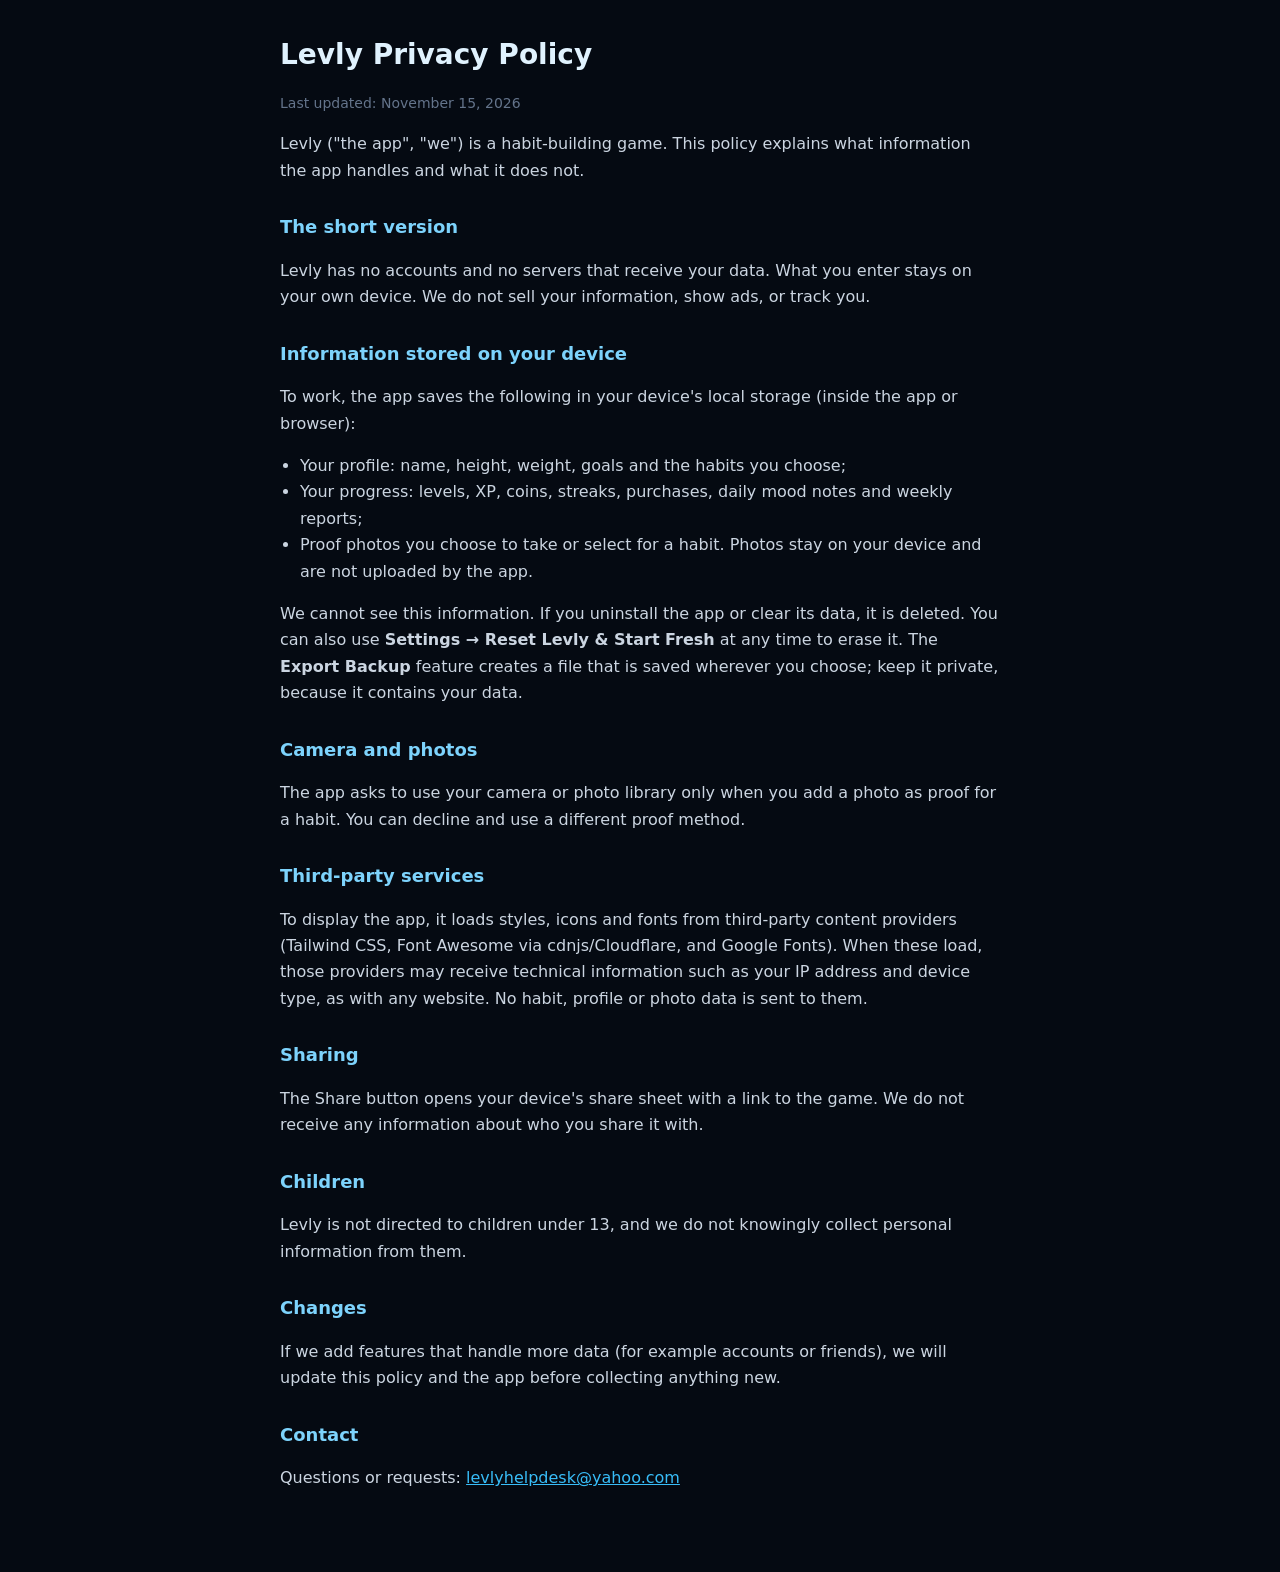
<file: privacy.html>
<!DOCTYPE html>
<!-- DRAFT privacy policy for Levly. -->
<!-- Your site is hosted on GitHub Pages, which keeps standard visitor logs like IP addresses, and the app saves a copy of its own files on the device so it works offline.-->
<!-- Levly is operated by Anosik Technologies -->
<html lang="en">
<head>
<meta charset="utf-8" />
<meta name="viewport" content="width=device-width, initial-scale=1" />
<title>Levly Privacy Policy</title>
<style>
  body{margin:0;background:#050a12;color:#cbd5e1;font:16px/1.65 system-ui,-apple-system,Segoe UI,Roboto,sans-serif}
  main{max-width:720px;margin:0 auto;padding:32px 20px 64px}
  h1{color:#e0f2fe;font-size:28px;margin:0 0 4px} h2{color:#7dd3fc;font-size:18px;margin:28px 0 6px}
  a{color:#38bdf8} .meta{color:#64748b;font-size:14px} ul{padding-left:20px}
</style>
</head>
<body><main>
<h1>Levly Privacy Policy</h1>
<p class="meta">Last updated: November 15, 2026</p>

<p>Levly ("the app", "we") is a habit-building game. This policy explains what information the app handles and what it does not.</p>

<h2>The short version</h2>
<p>Levly has no accounts and no servers that receive your data. What you enter stays on your own device. We do not sell your information, show ads, or track you.</p>

<h2>Information stored on your device</h2>
<p>To work, the app saves the following in your device's local storage (inside the app or browser):</p>
<ul>
  <li>Your profile: name, height, weight, goals and the habits you choose;</li>
  <li>Your progress: levels, XP, coins, streaks, purchases, daily mood notes and weekly reports;</li>
  <li>Proof photos you choose to take or select for a habit. Photos stay on your device and are not uploaded by the app.</li>
</ul>
<p>We cannot see this information. If you uninstall the app or clear its data, it is deleted. You can also use <b>Settings &rarr; Reset Levly &amp; Start Fresh</b> at any time to erase it. The <b>Export Backup</b> feature creates a file that is saved wherever you choose; keep it private, because it contains your data.</p>

<h2>Camera and photos</h2>
<p>The app asks to use your camera or photo library only when you add a photo as proof for a habit. You can decline and use a different proof method.</p>

<h2>Third-party services</h2>
<p>To display the app, it loads styles, icons and fonts from third-party content providers (Tailwind CSS, Font Awesome via cdnjs/Cloudflare, and Google Fonts). When these load, those providers may receive technical information such as your IP address and device type, as with any website. No habit, profile or photo data is sent to them.</p>

<h2>Sharing</h2>
<p>The Share button opens your device's share sheet with a link to the game. We do not receive any information about who you share it with.</p>

<h2>Children</h2>
<p>Levly is not directed to children under 13, and we do not knowingly collect personal information from them.</p>

<h2>Changes</h2>
<p>If we add features that handle more data (for example accounts or friends), we will update this policy and the app before collecting anything new.</p>

<h2>Contact</h2>
<p>Questions or requests: <a href="mailto:levlyhelpdesk@yahoo.com">levlyhelpdesk@yahoo.com</a></p>
</main></body></html>
</file>
